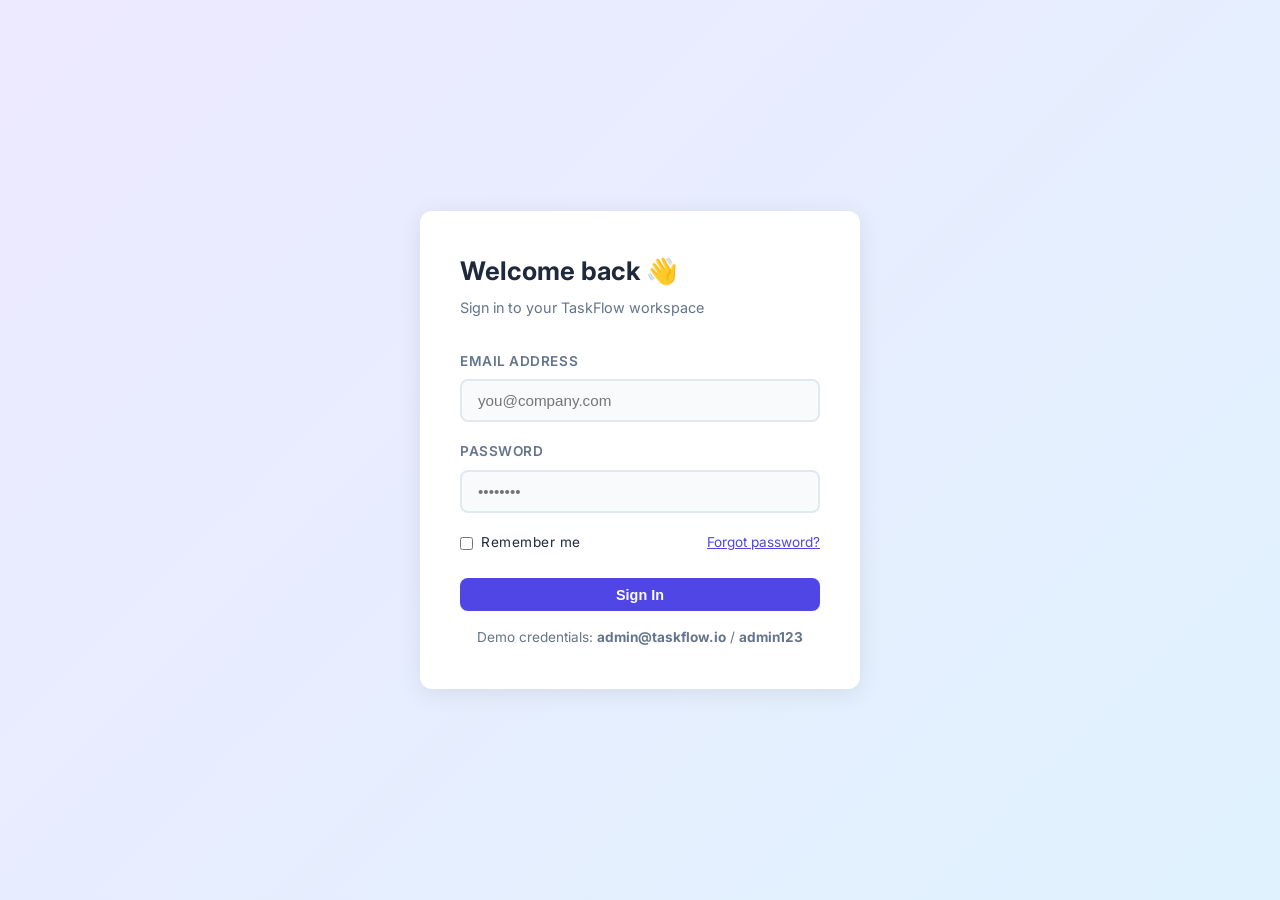
<file: index.html>
﻿<!DOCTYPE html>
<html lang="en">
<head>
  <meta charset="UTF-8" />
  <!-- [BUG-E2] Missing viewport meta tag width — it reads "widht" instead of "width".
       This breaks responsive layout on mobile devices entirely. -->
  <meta name="viewport" content="widht=device-width, initial-scale=1.0" />
  <title>TaskFlow — Login</title>
  <link rel="stylesheet" href="style.css" />
  <link rel="preconnect" href="https://fonts.googleapis.com" />
  <link href="https://fonts.googleapis.com/css2?family=Inter:wght@400;500;600;700&display=swap" rel="stylesheet" />
</head>
<body>

  <div class="auth-wrapper">
    <div class="auth-card">

      <h1>Welcome back 👋</h1>
      <p class="subtitle">Sign in to your TaskFlow workspace</p>

      <form id="loginForm" novalidate>

        <div class="form-group">
          <label for="email">Email address</label>
          <!-- [BUG-E3] Input name attribute is empty string — the field will NOT be
               included in form data submitted to a server. Any backend validation
               or FormData serialization will silently skip this field. -->
          <input
            type="email"
            id="email"
            name=""
            placeholder="you@company.com"
            autocomplete="email"
            required
          />
          <span class="form-error" id="emailError">Please enter a valid email.</span>
        </div>

        <div class="form-group">
          <label for="password">Password</label>
          <input
            type="password"
            id="password"
            name="password"
            placeholder="••••••••"
            autocomplete="current-password"
            required
          />
          <span class="form-error" id="passwordError">Password must be at least 8 characters.</span>
        </div>

        <div style="display:flex; justify-content:space-between; align-items:center; margin-bottom:1.5rem;">
          <label style="display:flex;align-items:center;gap:0.5rem;text-transform:none;font-weight:400;font-size:0.85rem;color:var(--text);">
            <input type="checkbox" name="remember" style="width:auto;" />
            Remember me
          </label>
          <a href="#" style="font-size:0.85rem;color:var(--primary);">Forgot password?</a>
        </div>

        <button type="submit" class="btn btn-primary btn-full">Sign In</button>

      </form>

      <p class="mt-2 text-muted" style="font-size:0.85rem;text-align:center;">
        Demo credentials: <strong>admin@taskflow.io</strong> / <strong>admin123</strong>
      </p>

    </div>
  </div>

  <div class="toast-container" id="toastContainer"></div>

  <script src="app.js"></script>
</body>
</html>
</file>
<file: style.css>
﻿/* =============================================
   TaskFlow — Internal Task Manager
   Design System & Global Styles
   ============================================= */

:root {
  --primary:       #4f46e5;
  --primary-hover: #4338ca;
  --danger:        #ef4444;
  --success:       #22c55e;
  --bg:            #f8fafc;
  --card-bg:       #ffffff;
  --text:          #1e293b;
  --muted:         #64748b;
  --border:        #e2e8f0;
  --shadow:        0 4px 24px rgba(0,0,0,0.08);
  --radius:        12px;
}

*, *::before, *::after { box-sizing: border-box; margin: 0; padding: 0; }

body {
  font-family: "Inter", "Segoe UI", sans-serif;
  background: var(--bg);
  color: var(--text);
  min-height: 100vh;
  line-height: 1.6;
}

/* ---- NAVBAR ---- */
.navbar {
  display: flex;
  align-items: center;
  justify-content: space-between;
  padding: 0 2rem;
  height: 64px;
  background: var(--card-bg);
  border-bottom: 1px solid var(--border);
  position: sticky;
  top: 0;
  z-index: 9999;
}

.navbar .logo {
  font-size: 1.3rem;
  font-weight: 700;
  color: var(--primary);
  text-decoration: none;
}

.navbar-actions {
  display: flex;
  align-items: center;
  gap: 1rem;
}

.avatar {
  width: 36px;
  height: 36px;
  border-radius: 50%;
  background: var(--primary);
  color: #fff;
  display: flex;
  align-items: center;
  justify-content: center;
  font-weight: 700;
  cursor: pointer;
  font-size: 0.9rem;
}

/* ---- BUTTONS ---- */
.btn {
  display: inline-flex;
  align-items: center;
  gap: 0.4rem;
  padding: 0.55rem 1.25rem;
  border: none;
  border-radius: 8px;
  font-size: 0.9rem;
  font-weight: 600;
  cursor: pointer;
  transition: background 0.2s, transform 0.1s;
  text-decoration: none;
}

.btn:active { transform: scale(0.97); }

.btn-primary {
  background: var(--primary);
  color: #fff;
}

/* [BUG-E1] Wrong hover hex — should be var(--primary-hover) = #4338ca
   but instead uses #1a1a2e (a near-black navy). */
.btn-primary:hover { background: #1a1a2e; }

.btn-danger  { background: var(--danger);  color: #fff; }
.btn-danger:hover  { background: #dc2626; }
.btn-success { background: var(--success); color: #fff; }
.btn-success:hover { background: #16a34a; }
.btn-outline {
  background: transparent;
  border: 2px solid var(--border);
  color: var(--text);
}
.btn-outline:hover { background: var(--bg); }

.btn-sm { padding: 0.35rem 0.85rem; font-size: 0.8rem; }
.btn-full { width: 100%; justify-content: center; }

/* ---- FORMS ---- */
.form-group { display: flex; flex-direction: column; gap: 0.4rem; margin-bottom: 1.2rem; }
label { font-size: 0.85rem; font-weight: 600; color: var(--muted); text-transform: uppercase; letter-spacing: 0.04em; }
input, select, textarea {
  padding: 0.7rem 1rem;
  border: 2px solid var(--border);
  border-radius: 8px;
  font-size: 0.95rem;
  background: var(--bg);
  color: var(--text);
  transition: border-color 0.2s;
  outline: none;
  width: 100%;
}
input:focus, select:focus, textarea:focus { border-color: var(--primary); }
.form-error { font-size: 0.8rem; color: var(--danger); display: none; }
.form-error.visible { display: block; }

/* ---- AUTH PAGE ---- */
.auth-wrapper {
  min-height: 100vh;
  display: flex;
  align-items: center;
  justify-content: center;
  background: linear-gradient(135deg, #ede9fe 0%, #e0f2fe 100%);
  padding: 2rem;
}

.auth-card {
  background: var(--card-bg);
  border-radius: var(--radius);
  box-shadow: var(--shadow);
  padding: 2.5rem;
  width: 100%;
  max-width: 440px;
}

.auth-card h1 {
  font-size: 1.6rem;
  margin-bottom: 0.25rem;
}

.auth-card .subtitle {
  color: var(--muted);
  font-size: 0.9rem;
  margin-bottom: 2rem;
}

/* ---- DASHBOARD LAYOUT ---- */
.dashboard {
  display: grid;
  grid-template-columns: 240px 1fr;
  min-height: calc(100vh - 64px);
}

.sidebar {
  background: var(--card-bg);
  border-right: 1px solid var(--border);
  padding: 1.5rem 1rem;
}

.sidebar-nav { list-style: none; display: flex; flex-direction: column; gap: 0.25rem; }
.sidebar-nav li a {
  display: flex;
  align-items: center;
  gap: 0.75rem;
  padding: 0.65rem 1rem;
  border-radius: 8px;
  color: var(--muted);
  text-decoration: none;
  font-size: 0.9rem;
  font-weight: 500;
  transition: background 0.15s, color 0.15s;
}
.sidebar-nav li a:hover, .sidebar-nav li a.active {
  background: #ede9fe;
  color: var(--primary);
}

.main-content {
  padding: 2rem;
  overflow-y: auto;
}

/* ---- STATS CARDS ---- */
.stats-grid {
  display: grid;
  grid-template-columns: repeat(auto-fill, minmax(180px, 1fr));
  gap: 1rem;
  margin-bottom: 2rem;
}

.stat-card {
  background: var(--card-bg);
  border-radius: var(--radius);
  padding: 1.25rem;
  border: 1px solid var(--border);
}

.stat-card .stat-label { font-size: 0.8rem; color: var(--muted); font-weight: 600; text-transform: uppercase; }
.stat-card .stat-value { font-size: 2rem; font-weight: 700; margin-top: 0.25rem; }

/* ---- TASK LIST ---- */
.task-list { display: flex; flex-direction: column; gap: 0.75rem; }

.task-item {
  background: var(--card-bg);
  border: 1px solid var(--border);
  border-radius: var(--radius);
  padding: 1rem 1.25rem;
  display: flex;
  align-items: center;
  gap: 1rem;
  transition: box-shadow 0.2s;
}
.task-item:hover { box-shadow: var(--shadow); }

.task-checkbox { width: 18px; height: 18px; accent-color: var(--primary); cursor: pointer; }
.task-title { flex: 1; font-weight: 500; }
.task-title.done { text-decoration: line-through; color: var(--muted); }
.task-meta { font-size: 0.78rem; color: var(--muted); }
.badge {
  display: inline-block;
  padding: 0.2rem 0.6rem;
  border-radius: 999px;
  font-size: 0.72rem;
  font-weight: 700;
  text-transform: uppercase;
}
.badge-high   { background: #fee2e2; color: #b91c1c; }
.badge-medium { background: #fef9c3; color: #854d0e; }
.badge-low    { background: #dcfce7; color: #166534; }

/* ---- MODAL ---- */
.modal-overlay {
  position: fixed;
  inset: 0;
  background: rgba(0,0,0,0.45);
  display: flex;
  align-items: center;
  justify-content: center;
  /* [BUG-M3] Modal z-index (100) is lower than navbar z-index (9999).
     When the modal opens, the sticky navbar renders on top of it,
     making the top part of the modal inaccessible / hidden. */
  z-index: 100;
  opacity: 0;
  pointer-events: none;
  transition: opacity 0.2s;
}
.modal-overlay.open { opacity: 1; pointer-events: all; }

.modal {
  background: var(--card-bg);
  border-radius: var(--radius);
  padding: 2rem;
  width: 100%;
  max-width: 480px;
  box-shadow: var(--shadow);
  position: relative;
}

.modal h2 { margin-bottom: 1.5rem; font-size: 1.2rem; }
.modal-close {
  position: absolute;
  top: 1rem; right: 1rem;
  background: none; border: none;
  font-size: 1.4rem;
  cursor: pointer;
  color: var(--muted);
}

/* ---- TOAST ---- */
.toast-container {
  position: fixed;
  bottom: 1.5rem;
  right: 1.5rem;
  display: flex;
  flex-direction: column;
  gap: 0.5rem;
  z-index: 99999;
}

.toast {
  padding: 0.75rem 1.25rem;
  border-radius: 8px;
  font-size: 0.875rem;
  font-weight: 500;
  color: #fff;
  animation: slideIn 0.3s ease;
  min-width: 220px;
}
.toast.success { background: var(--success); }
.toast.error   { background: var(--danger); }
.toast.info    { background: var(--primary); }

@keyframes slideIn {
  from { transform: translateX(120%); opacity: 0; }
  to   { transform: translateX(0);    opacity: 1; }
}

/* ---- SEARCH BAR ---- */
.search-bar {
  display: flex;
  gap: 0.75rem;
  margin-bottom: 1.25rem;
  align-items: center;
}
.search-bar input { max-width: 300px; margin-bottom: 0; }

/* ---- SECTION HEADERS ---- */
.section-header {
  display: flex;
  align-items: center;
  justify-content: space-between;
  margin-bottom: 1rem;
}
.section-header h2 { font-size: 1.15rem; }

/* ---- UTILITY ---- */
.text-muted  { color: var(--muted); }
.text-danger { color: var(--danger); }
.mt-1 { margin-top: 0.5rem; }
.mt-2 { margin-top: 1rem; }
.hidden { display: none !important; }

/* ---- RESPONSIVE ---- */
@media (max-width: 768px) {
  .dashboard { grid-template-columns: 1fr; }
  .sidebar   { display: none; }
  .stats-grid { grid-template-columns: 1fr 1fr; }
}
</file>
